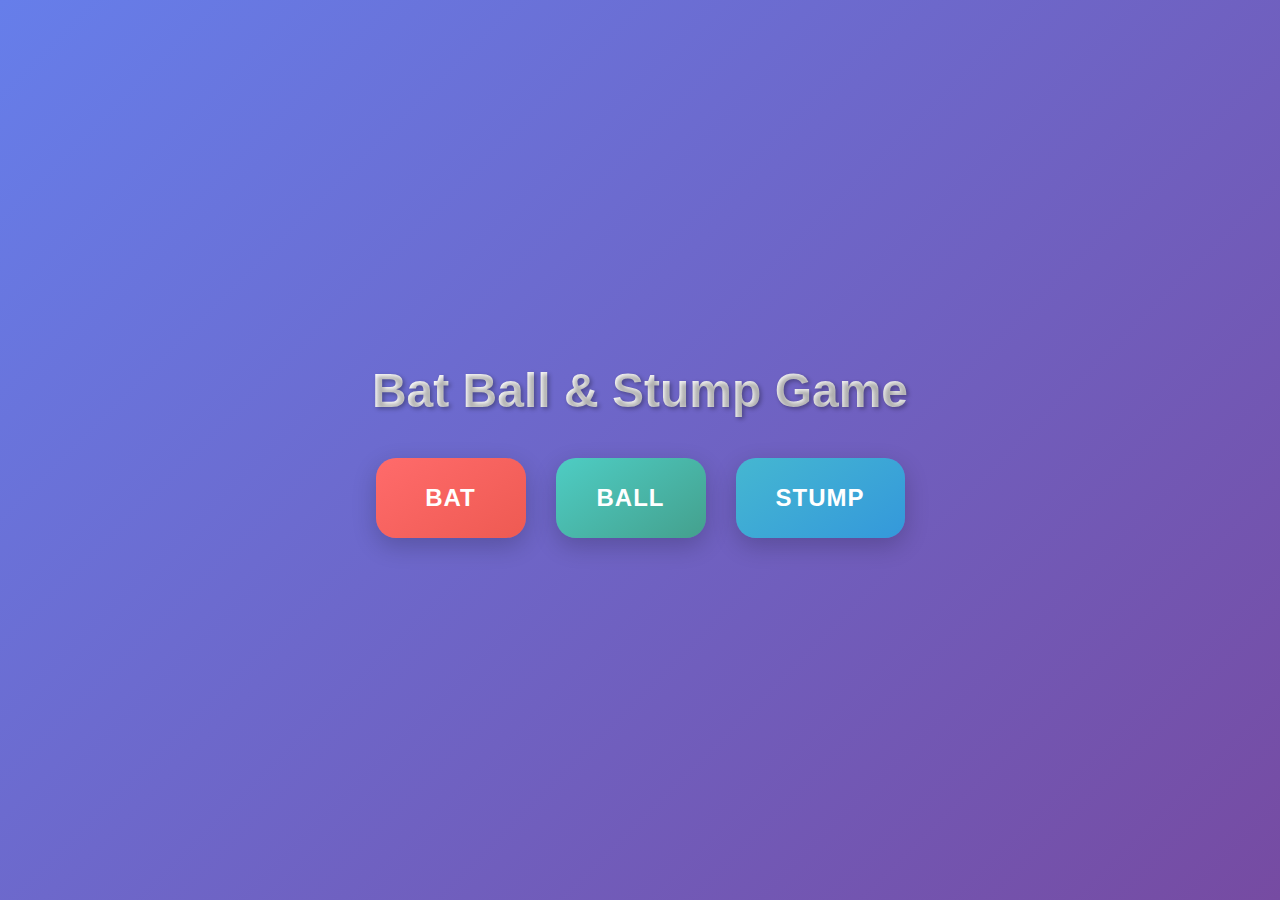
<file: bat_ball_wicket/index.html>
<!DOCTYPE html>
<html lang="en">
<head>
    <link rel="stylesheet" href="style.css">
    <meta charset="UTF-8">
    <meta name="viewport" content="width=device-width, initial-scale=1.0">
    <title>First_Game</title>
</head>
<body>
    <h1> Bat Ball & Stump Game</h1>
    <div>
        <button onclick=" const userChoiceMessage = ('you have chosen bat');
        //random number between 0 and 3
        let randomNumer = Math.random() * 3 ;
        let computerChoice ;
        if (randomNumer > 0 && randomNumer <=1){
             computerChoice = 'Bat';
           }
        else if (randomNumer > 1 && randomNumer <= 2){
             computerChoice = 'Ball';
          }
        else {
            computerChoice = 'Stump';
           }
        const computerChoiceMsg =  `computer chose ${computerChoice}`;
        let result;
        if(computerChoice === 'Bat') {
            result = 'its a draw!' ;
        } else if (computerChoice === 'Ball') {
            result = 'user won!';
        } else {
            result = 'computer won';    
        }
        alert(`${userChoiceMessage} \n ${computerChoiceMsg} \n ${result}`);"
        >Bat</button>



        <button onclick=" const userChoice = ('you have chosen ball');
        //random number between 0 and 3
        //changing the variable name to avoid confusion
        let random = Math.random() * 3 ;
        let computerChoose ;
        if (random > 0 && random <=1){
             computerChoose = 'Bat';
           }
        else if (random > 1 && random <= 2){
             computerChoose = 'Ball';
          }
        else {
            computerChoose = 'Stump';
           }
        const computerChoiceMessage =  `computer chose ${computerChoose}`;
        let resultMsg;
        if(computerChoose === 'Bat') {
            resultMsg = 'computer has won!' ;
        } else if (computerChoose === 'Ball') {
            resultMsg = 'its a draw !';
        } else {
            resultMsg = ' user won';    
        }
        alert(`${userChoice} \n ${computerChoiceMessage} \n ${resultMsg}`);"
        >Ball</button>
      
        



        <button onclick=" const userChoiceMsg = ('you have chosen stump');
        //random number between 0 and 3
        //using block scope variable
         randomNumer = Math.random() * 3 ;
        if (randomNumer > 0 && randomNumer <=1){
             computerChoice = 'Bat';
           }
        else if (randomNumer > 1 && randomNumer <= 2){
             computerChoice = 'Ball';
          }
        else {
            computerChoice = 'Stump';
           }
         computerChoiceMsg =  `computer chose ${computerChoice}`;
        
        if(computerChoice === 'Bat') {
            result = 'user won!' ;
        } else if (computerChoice === 'Ball') {
            result = 'computer won!';
        } else {
            result = 'its a draw';    
        }
        alert(`${userChoiceMsg} \n ${computerChoiceMsg} \n ${result}`);"
        >Stump</button>
    </div>
    <link rel="script" href="script.js">
</body>
</html>
</file>
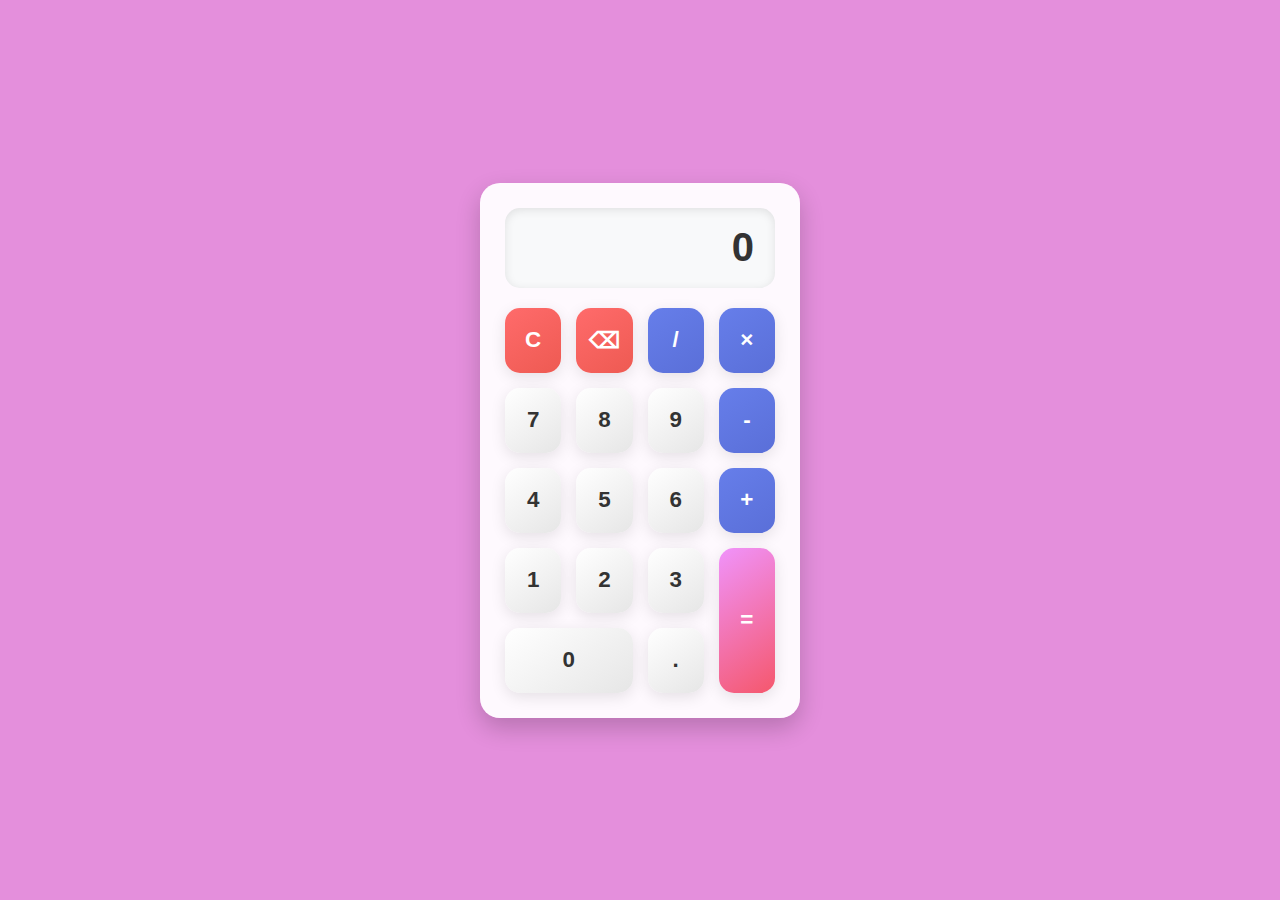
<file: calculator/index.html>
<!DOCTYPE html>
<html lang="en">
<head>
    <meta charset="UTF-8">
    <meta name="viewport" content="width=device-width, initial-scale=1.0">
    <title>Simple Calculator</title>
    <link rel="stylesheet" href="style.css">
</head>
<body>
    <div class="container">
        <div id="calculator">
            <div class="display">
                <input type="text" id="result" readonly>
            </div>
            <div class="buttons">
                <button class="btn clear">C</button>
                <button class="btn clear">⌫</button>
                <button class="btn operator">/</button>
                <button class="btn operator">×</button>
                
                <button class="btn number">7</button>
                <button class="btn number">8</button>
                <button class="btn number">9</button>
                <button class="btn operator">-</button>
                
                <button class="btn number">4</button>
                <button class="btn number">5</button>
                <button class="btn number">6</button>
                <button class="btn operator">+</button>
                
                <button class="btn number">1</button>
                <button class="btn number">2</button>
                <button class="btn number">3</button>
                <button class="btn equals">=</button>
                
                <button class="btn number zero">0</button>
                <button class="btn number">.</button>
            </div>
        </div>
    </div>
    <script src="script.js"></script>
</body>
</html>
</file>
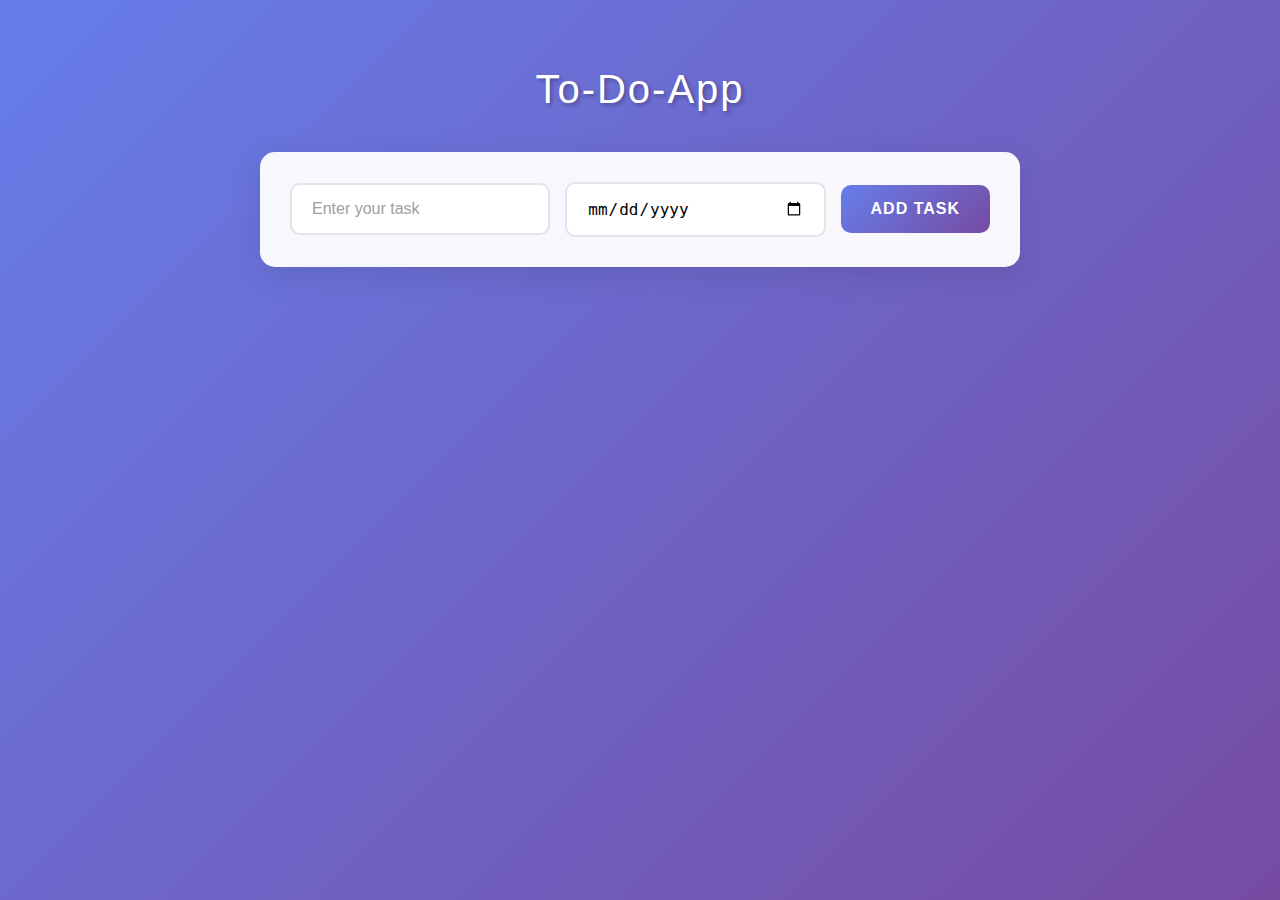
<file: To_Do_List/index.html>
<!DOCTYPE html>
<html lang="en">
<head>
    <meta charset="UTF-8">
    <meta name="viewport" content="width=device-width, initial-scale=1.0">
    <title>TO-DO-APP</title>
    <link rel="stylesheet" href="style.css">
</head>
<body>
    <h1>To-Do-App</h1>
    <div class="input-container">
        <input id="taskInput" type="text" placeholder="Enter your task">
        <input id="taskDate" type="date">
        <button onclick="addTask()">Add Task</button>
    </div>
    <div id="taskList"></div>

    <script src="script.js"></script>
</body>
</html>
</file>
<file: bat_ball_wicket/style.css>
* {
    margin: 0;
    padding: 0;
    box-sizing: border-box;
}

body {
    font-family: 'Segoe UI', Tahoma, Geneva, Verdana, sans-serif;
    background: linear-gradient(135deg, #667eea 0%, #764ba2 100%);
    min-height: 100vh;
    display: flex;
    flex-direction: column;
    align-items: center;
    justify-content: center;
    padding: 20px;
    color: white;
}

h1 {
    font-size: 3rem;
    text-align: center;
    margin-bottom: 40px;
    text-shadow: 2px 2px 4px rgba(0, 0, 0, 0.3);
    background: linear-gradient(45deg, #fff, #f0f0f0);
    -webkit-background-clip: text;
    -webkit-text-fill-color: transparent;
    background-clip: text;
    animation: glow 2s ease-in-out infinite alternate;
}

@keyframes glow {
    from { text-shadow: 0 0 10px rgba(255, 255, 255, 0.5); }
    to { text-shadow: 0 0 20px rgba(255, 255, 255, 0.8); }
}

div {
    display: flex;
    gap: 30px;
    flex-wrap: wrap;
    justify-content: center;
    align-items: center;
}

button {
    background: linear-gradient(145deg, #ffffff, #e6e6e6);
    border: none;
    border-radius: 20px;
    padding: 25px 40px;
    font-size: 1.5rem;
    font-weight: 700;
    color: #333;
    cursor: pointer;
    transition: all 0.3s ease;
    box-shadow: 0 8px 25px rgba(0, 0, 0, 0.2);
    position: relative;
    overflow: hidden;
    text-transform: uppercase;
    letter-spacing: 1px;
    min-width: 150px;
    min-height: 80px;
}

button::before {
    content: '';
    position: absolute;
    top: 0;
    left: -100%;
    width: 100%;
    height: 100%;
    background: linear-gradient(90deg, transparent, rgba(255, 255, 255, 0.4), transparent);
    transition: left 0.5s;
}

button:hover::before {
    left: 100%;
}

button:hover {
    transform: translateY(-5px);
    box-shadow: 0 12px 35px rgba(0, 0, 0, 0.3);
    background: linear-gradient(145deg, #f0f0f0, #d6d6d6);
}

button:active {
    transform: translateY(-2px);
    box-shadow: 0 6px 20px rgba(0, 0, 0, 0.25);
}

/* Individual button colors */
button:nth-child(1) {
    background: linear-gradient(145deg, #ff6b6b, #ee5a52);
    color: white;
}

button:nth-child(1):hover {
    background: linear-gradient(145deg, #ff5252, #e53e3e);
}

button:nth-child(2) {
    background: linear-gradient(145deg, #4ecdc4, #44a08d);
    color: white;
}

button:nth-child(2):hover {
    background: linear-gradient(145deg, #3cb5ae, #3a9186);
}

button:nth-child(3) {
    background: linear-gradient(145deg, #45b7d1, #3498db);
    color: white;
}

button:nth-child(3):hover {
    background: linear-gradient(145deg, #3498db, #2980b9);
}
</file>
<file: calculator/style.css>
* {
    margin: 0;
    padding: 0;
    box-sizing: border-box;
}

body {
    background-color: #e48fdc;
    display: flex;
    justify-content: center;
    align-items: center;
    min-height: 100vh;
    padding: 20px;
}

#calculator {
    width: 320px;
    background: rgba(255, 255, 255, 0.95);
    border-radius: 20px;
    padding: 25px;
    box-shadow: 0 10px 25px rgba(0, 0, 0, 0.2);
}

.display {
    margin-bottom: 20px;
}

#result {
    width: 100%;
    height: 80px;
    font-size: 2.5em;
    text-align: right;
    padding: 0 20px;
    border: none;
    border-radius: 15px;
    background: #f8f9fa;
    color: #333;
    box-shadow: inset 0 2px 10px rgba(0, 0, 0, 0.1);
    font-weight: 600;
    letter-spacing: 1px;
}

.buttons {
    display: grid;
    grid-template-columns: repeat(4, 1fr);
    grid-gap: 15px;
}

.btn {
    height: 65px;
    border: none;
    border-radius: 15px;
    font-size: 1.4em;
    font-weight: 600;
    cursor: pointer;
    transition: all 0.2s ease;
    box-shadow: 0 4px 15px rgba(0, 0, 0, 0.1);
    user-select: none;
}

.btn.number {
    background: linear-gradient(145deg, #ffffff, #e6e6e6);
    color: #333;
}

.btn.number:hover {
    background: linear-gradient(145deg, #f0f0f0, #d6d6d6);
    transform: translateY(-2px);
    box-shadow: 0 6px 20px rgba(0, 0, 0, 0.15);
}

.btn.operator {
    background: linear-gradient(145deg, #667eea, #5a6fd8);
    color: white;
}

.btn.operator:hover {
    background: linear-gradient(145deg, #5a6fd8, #4e63d2);
    transform: translateY(-2px);
    box-shadow: 0 6px 20px rgba(102, 126, 234, 0.4);
}

.btn.equals {
    background: linear-gradient(145deg, #f093fb, #f5576c);
    color: white;
    grid-row: span 2;
    height: 145px;
}

.btn.equals:hover {
    background: linear-gradient(145deg, #ee82f0, #f44757);
    transform: translateY(-2px);
    box-shadow: 0 6px 20px rgba(245, 87, 108, 0.4);
}

.btn.clear {
    background: linear-gradient(145deg, #ff6b6b, #ee5a52);
    color: white;
}

.btn.clear:hover {
    background: linear-gradient(145deg, #ff5252, #e53e3e);
    transform: translateY(-2px);
    box-shadow: 0 6px 20px rgba(255, 107, 107, 0.4);
}

.btn.zero {
    grid-column: span 2;
}
</file>
<file: To_Do_List/style.css>
body {
    font-family: 'Segoe UI', Tahoma, Geneva, Verdana, sans-serif;
    max-width: 800px;
    margin: 0 auto;
    padding: 40px 20px;
    background: linear-gradient(135deg, #667eea 0%, #764ba2 100%);
    min-height: 100vh;
    box-sizing: border-box;
}

h1 {
    text-align: center;
    color: white;
    margin-bottom: 40px;
    font-size: 2.5rem;
    text-shadow: 2px 2px 4px rgba(0,0,0,0.3);
    font-weight: 300;
    letter-spacing: 2px;
}

.input-container {
    background: rgba(255, 255, 255, 0.95);
    padding: 30px;
    border-radius: 15px;
    box-shadow: 0 8px 32px rgba(0,0,0,0.1);
    margin-bottom: 30px;
    display: flex;
    gap: 15px;
    align-items: center;
    backdrop-filter: blur(10px);
}

input {
    flex: 1;
    padding: 15px 20px;
    border: 2px solid #e1e5e9;
    border-radius: 10px;
    font-size: 16px;
    transition: all 0.3s ease;
    background: white;
    outline: none;
}


input::placeholder {
    color: #a0a0a0;
}

button {
    padding: 15px 30px;
    background: linear-gradient(135deg, #667eea 0%, #764ba2 100%);
    color: white;
    border: none;
    border-radius: 10px;
    cursor: pointer;
    font-size: 16px;
    font-weight: 600;
    transition: all 0.3s ease;
    min-width: 120px;
    text-transform: uppercase;
    letter-spacing: 1px;
}

button:hover {
    transform: translateY(-3px);
    box-shadow: 0 8px 25px rgba(102, 126, 234, 0.3);
}

button:active {
    transform: translateY(-1px);
}

.task-item {
    background: rgba(255, 255, 255, 0.95);
    padding: 25px;
    margin-bottom: 15px;
    border-radius: 15px;
    box-shadow: 0 5px 20px rgba(0,0,0,0.08);
    display: flex;
    justify-content: space-between;
    align-items: center;
    border-left: 5px solid #667eea;
    backdrop-filter: blur(10px);
}

.task-item:hover {
    box-shadow: 0 8px 30px rgba(0,0,0,0.12);
}

.task-content {
    flex: 1;
    margin-right: 20px;
}

.task-text {
    font-size: 18px;
    color: #2c3e50;
    margin: 0 0 8px 0;
    font-weight: 500;
    line-height: 1.4;
}

.task-date {
    font-size: 14px;
    color: #7f8c8d;
    margin: 0;
    font-weight: 400;
    background: #f8f9fa;
    display: inline-block;
    padding: 4px 12px;
    border-radius: 20px;
    border: 1px solid #e9ecef;
}

.delete-btn {
    background: linear-gradient(135deg, #e74c3c, #c0392b);
    padding: 12px 20px;
    width: auto;
    margin: 0;
    font-size: 14px;
    min-width: 80px;
    border-radius: 8px;
}
</file>
